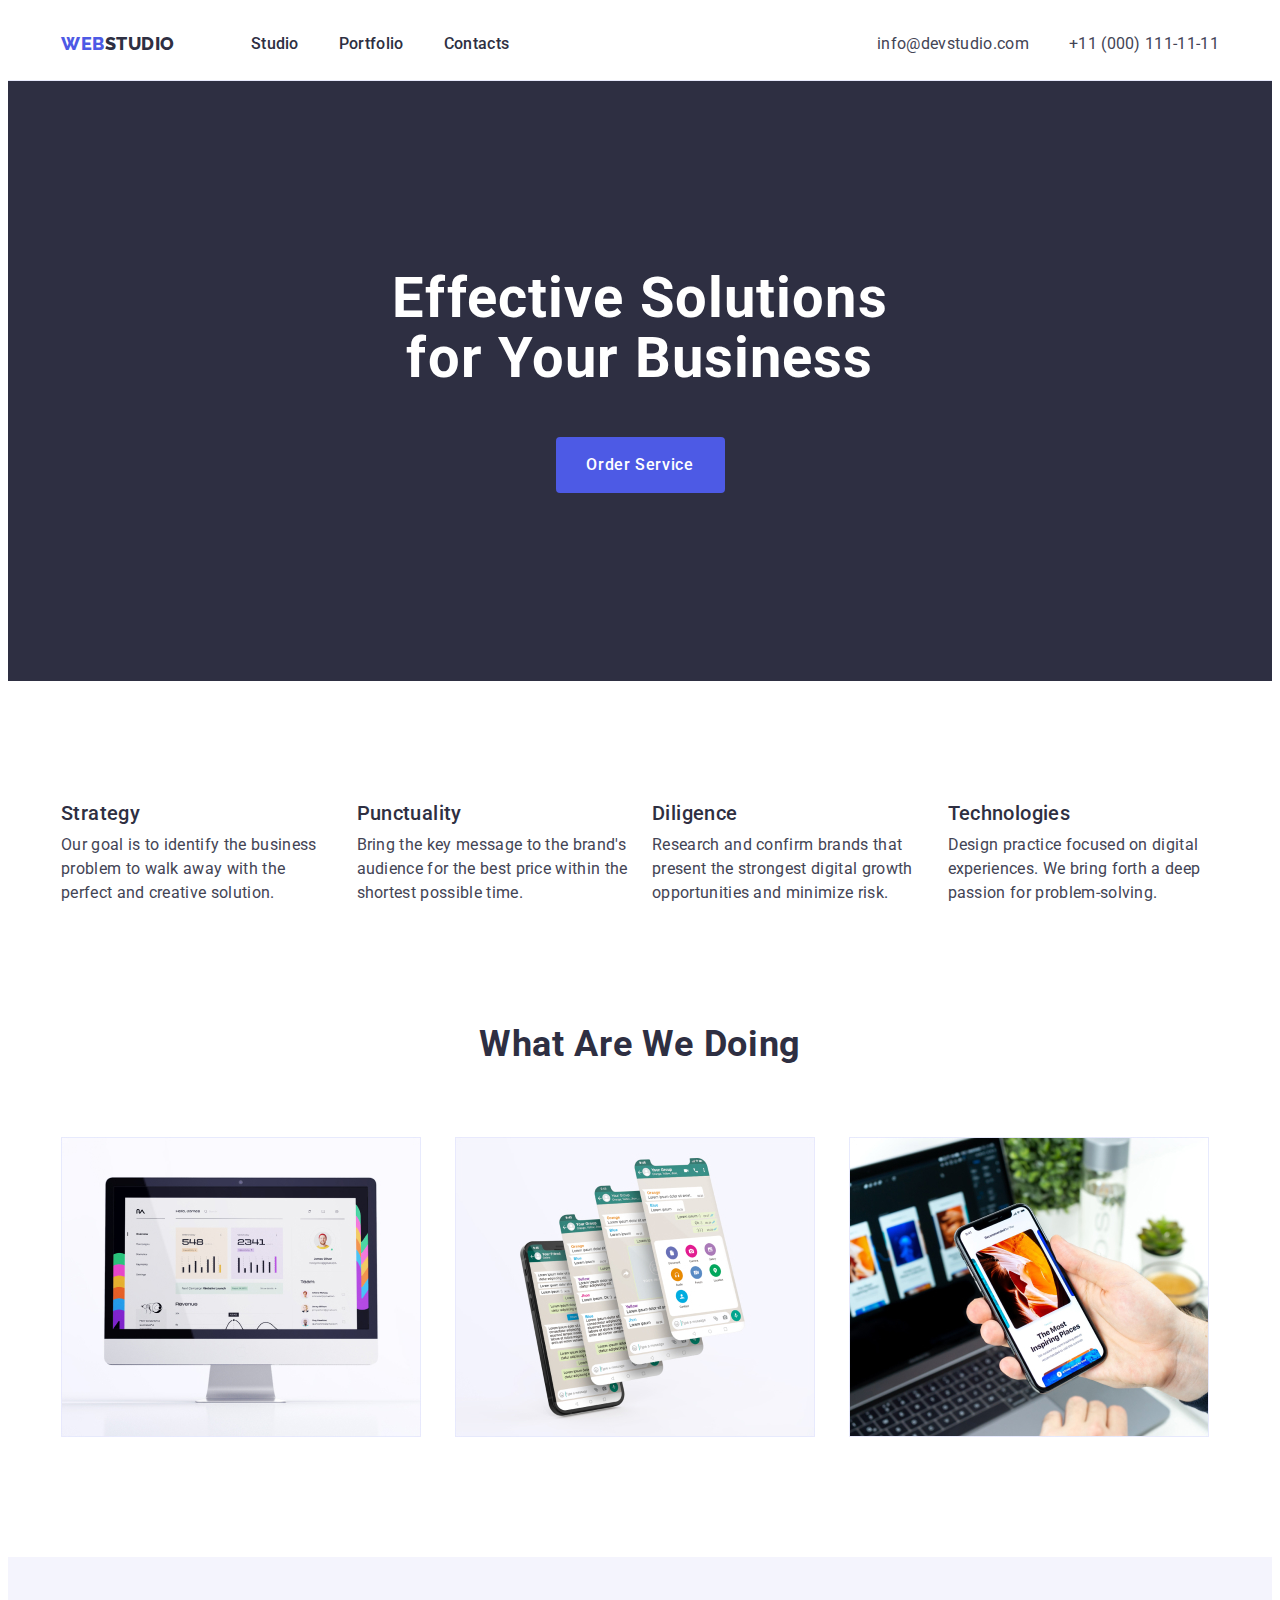
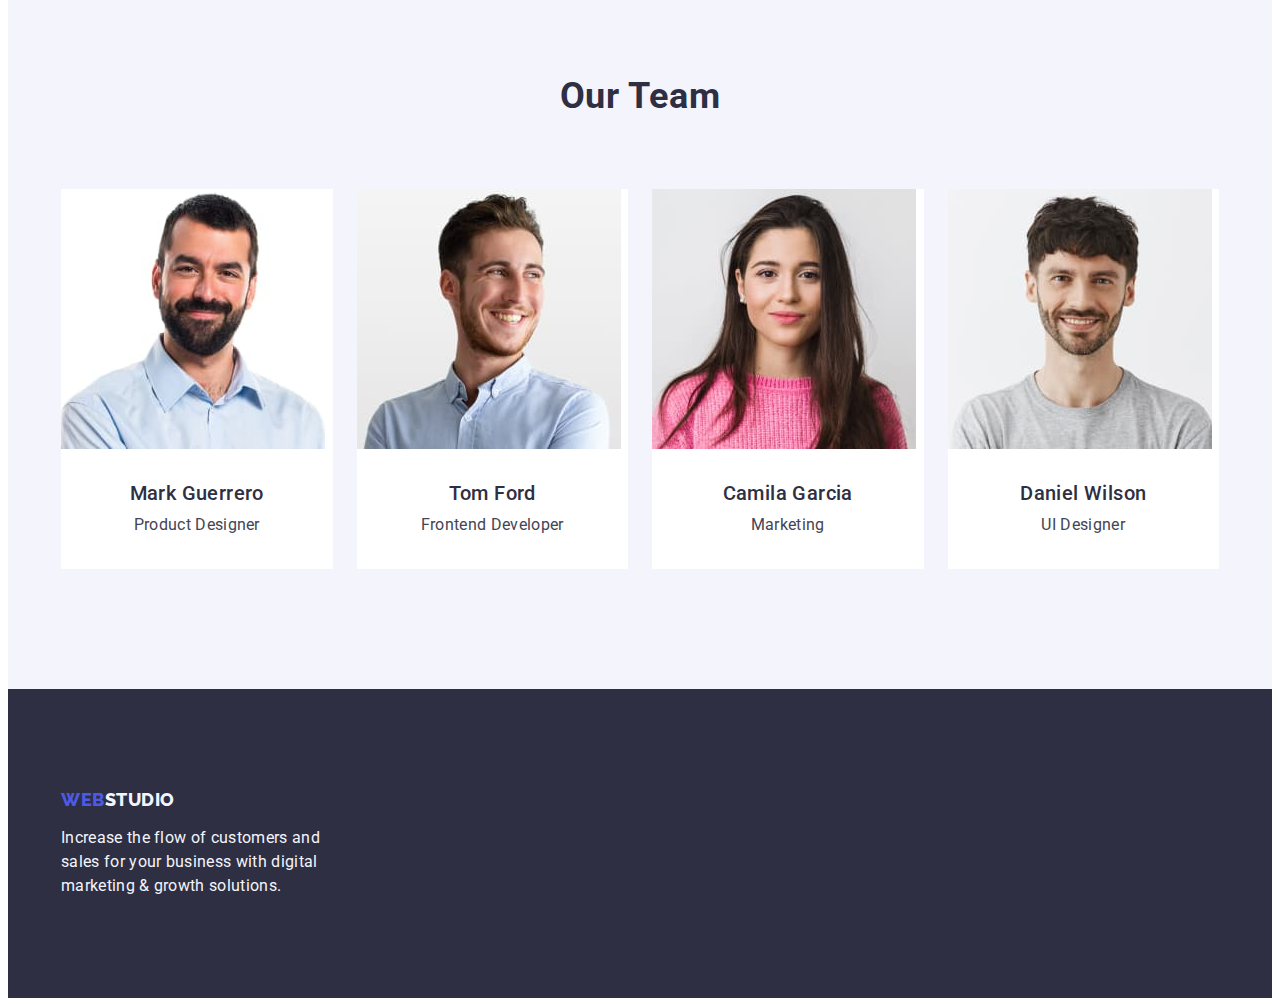
<file: index.html>
<!DOCTYPE html>
<html lang="en">
    <head>
        <meta charset="UTF-8"/>
        <link rel="preconnect" href="https://fonts.googleapis.com">
        <link rel="preconnect" href="https://fonts.gstatic.com" crossorigin>
        <link href="https://fonts.googleapis.com/css2?family=Raleway:wght@800&family=Roboto:wght@400;500;700;900&display=swap" rel="stylesheet">
        <link rel="stylesheet" href="https://cdnjs.cloudflare.com/ajax/libs/modern-normalize/2.0.0/modern-normalize.min.css" integrity="sha512-4xo8blKMVCiXpTaLzQSLSw3KFOVPWhm/TRtuPVc4WG6kUgjH6J03IBuG7JZPkcWMxJ5huwaBpOpnwYElP/m6wg==" crossorigin="anonymous" referrerpolicy="no-referrer" />
        <link rel="stylesheet" href="./css/styles.css" />
        <title>(WebStudio)</title>
    </head>
    <body>
        <header class="header">
            <div class="container header-container">
                <nav class="header-nav">
                <a href="./index.html" class="header-logo link">
                    Web<span class="header-logo-accent">Studio</span>
                </a>
                <ul class="header-menu list">
                    <li><a href="./index.html" class="header-list-item link">Studio</a></li>
                    <li><a href="./portfolio.html" class="header-list-item link">Portfolio</a></li>
                    <li><a href="" class="header-list-item link">Contacts</a></li>
                </ul>
            </nav>
                <address class="header-contacts">
                    <ul class="header-contacts-list list">
                   <li> 
                    <a href="mailto:info@devstudio.com" class="link">info@devstudio.com</a>
                </li>
                <li> 
                    <a href="tel:+110001111111" class="link">+11 (000) 111-11-11</a> 
                    </li>
            </ul>
            </address>
        </div>
        </header>
        <main>
        <section class="first-section">
            <div class="container">
            <h1 class="first-section-title">Effective Solutions for Your Business
        </h1>
    <button type="button" class="first-section-btn">Order Service</button>
</div>
        </section>

        <section class="company-benefits">
            <div class="container">
            <h2 class="visually-hidden">ww</h2>
            <ul class="list company-benefits-list">
                <li class="benefits-item">
                <h3 class="company-benefits-title">Strategy</h3>
            
            <p class="company-benefits-text">Our goal is to identify the business
                problem to walk away with the perfect and creative solution. </p>
                </li>
                <li class="benefits-item">
            <h3 class="company-benefits-title">Punctuality</h3>
            <p class="company-benefits-text">Bring the key message to the brand's audience for the best price within the shortest possible time.</p>
                </li>
                <li class="benefits-item">
            <h3 class="company-benefits-title">Diligence</h3>
            
            <p class="company-benefits-text">Research and confirm brands that present the strongest digital growth opportunities and minimize risk.</p>
                </li>
                <li class="benefits-item">
            <h3 class="company-benefits-title">Technologies</h3>
            <p class="company-benefits-text">Design practice focused on digital experiences. We bring forth a deep passion for problem-solving.</p>
                </li>
        </ul>
    </div>
        </section>

        <section class="company-activity">
            <div class="container">

        <h2 class="company-activity-title">What are we doing</h2>
        <ul class="list activity-image-list">
            <li class="activity-item">
        <img src="./images/first-logo.jpg" 
        alt="logo-icon1" 
        width="360" 
        height="300" 
        />
    </li>
    <li class="activity-item">
        <img src="./images/second-logo.jpg" 
        alt="logo-icon2" 
        width="360" 
        height="300" 
        />
    </li>
    <li class="activity-item">
        <img src="./images/third-logo.jpg" 
        alt="logo-icon3" 
        width="360" 
        height="300" 
        />
    </li>
    </ul>
    </div>
        </section>
        <section class="company-team">
            <div class="container">
            <h2 class="company-team-title-main">Our Team</h2>
            <ul class="list worker-list-image">
                <li class="worker">
        <img src="./images/Guerrero.jpg" 
        alt="Mark Guerrero" 
        width="264"
        height="260"
        />
        <div class="company-team-container">
        <h3 class="company-team-title">Mark Guerrero</h3>
        <p class="company-team-text">Product Designer</p>
    </div>
    </li>
    <li class="worker">
        <img src="./images/Ford.jpg" 
        alt="Tom Ford" 
        width="264" 
        height="260" 
        />
        <div class="company-team-container">
        <h3 class="company-team-title">Tom Ford</h3>
        <p class="company-team-text">Frontend Developer</p>
    </div>
    </li>
    <li class="worker">
        <img src="./images/Garcia.jpg" 
        alt="Camila Garcia" 
        width="264" 
        height="260" 
        />
        <div class="company-team-container">
        <h3 class="company-team-title">Camila Garcia</h3>
        <p class="company-team-text">Marketing</p>
    </div>
    </li>
    <li class="worker">
        <img src="./images/Wilson.jpg" 
        alt="Daniel Wilson" 
        width="264" 
        height="260" 
        />
        <div class="company-team-container">
        <h3 class="company-team-title">Daniel Wilson</h3>
        <p class="company-team-text">UI Designer</p>
    </div>
    </li>
    </ul>
</div>
</section>
    </main>
    <footer class="footer">
        <div class="container footer-container">
            <a href="./index.html" class="footer-logo link">
                Web<span class="footer-logo-accent">Studio</span>
            </a>
            <p class="footer-text">Increase the flow of customers and sales for your business with digital marketing & growth solutions.</p>
        </div>
        </footer>
    </body>
</html>
</file>
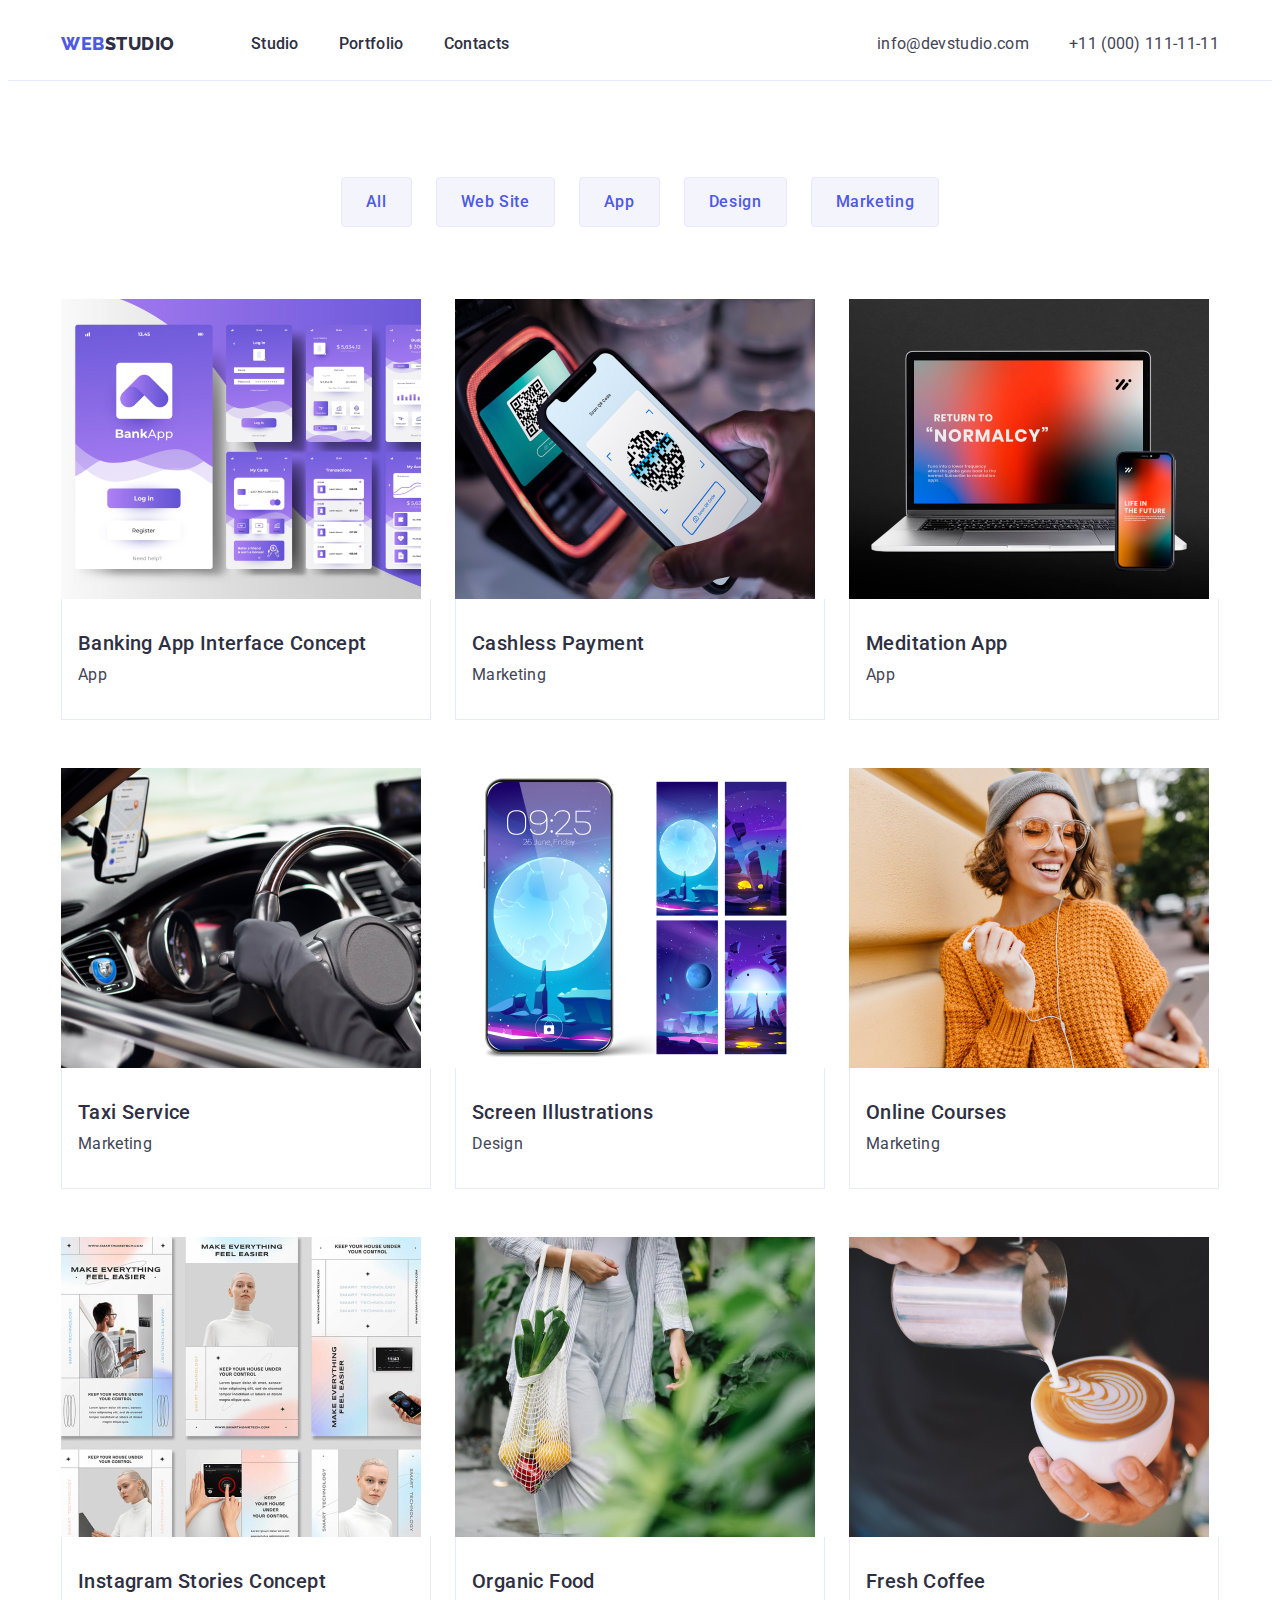
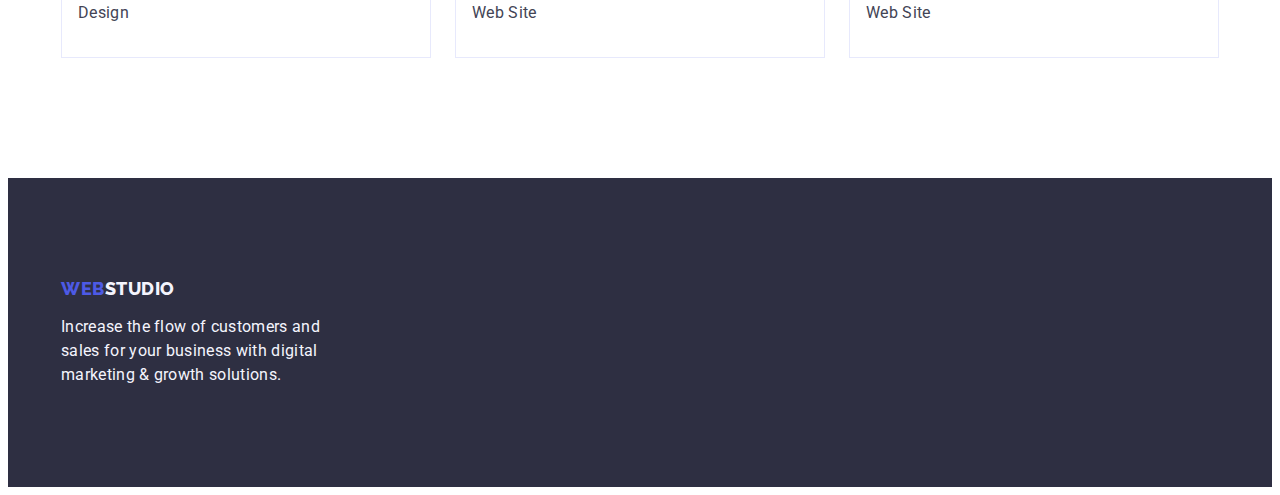
<file: portfolio.html>
<!DOCTYPE html>
<html lang="en">
<head>
    <meta charset="UTF-8">
    <meta name="viewport" content="width=device-width, initial-scale=1.0">
    <title>Portfolio</title>
    <link rel="preconnect" href="https://fonts.googleapis.com">
    <link rel="preconnect" href="https://fonts.gstatic.com" crossorigin>
    <link href="https://fonts.googleapis.com/css2?family=Raleway:wght@800&family=Roboto:wght@400;500;700;900&display=swap" rel="stylesheet">
    <link rel="stylesheet" href="https://cdnjs.cloudflare.com/ajax/libs/modern-normalize/2.0.0/modern-normalize.min.css" integrity="sha512-4xo8blKMVCiXpTaLzQSLSw3KFOVPWhm/TRtuPVc4WG6kUgjH6J03IBuG7JZPkcWMxJ5huwaBpOpnwYElP/m6wg==" crossorigin="anonymous" referrerpolicy="no-referrer" />
    <link rel="stylesheet" href="./css/styles.css" />
</head>
<body>
    <header class="header">
        <div class="container header-container">
            <nav class="header-nav">
            <a href="./index.html" class="header-logo link">
                Web<span class="header-logo-accent">Studio</span>
            </a>
            <ul class="header-menu list">
                <li><a href="./index.html" class="header-list-item link">Studio</a></li>
                <li><a href="./portfolio.html" class="header-list-item link">Portfolio</a></li>
                <li><a href="" class="header-list-item link">Contacts</a></li>
            </ul>
        </nav>
            <address class="header-contacts">
                <ul class="header-contacts-list list">
               <li> 
                <a href="mailto:info@devstudio.com" class="link">info@devstudio.com</a>
            </li>
            <li> 
                <a href="tel:+110001111111" class="link">+11 (000) 111-11-11</a> 
                </li>
        </ul>
        </address>
    </div>
    </header>
    <main>
        <section class="portfolio-section">
            <div class="container">
            <h1 class="visually-hidden">title</h1>
            <ul class="list btn-list">
            <li>
                <button type="button" class="btn">All</button>
            </li>
            <li>
                <button type="button" class="btn">Web Site</button>
            </li>
            <li>
                <button type="button" class="btn">App</button>
            </li>
            <li>
                <button type="button" class="btn">Design</button>
            </li>
            <li>
                <button type="button" class="btn">Marketing</button>
            </li>
        </ul>
        <ul class="list portfolio-list-img">

            <li class="portfolio-li">
             <a href="" class="link">
            <img src="./images/banking.jpg"
            alt="banking logo"
            width="360"
            height="300"
            />
            <div class="portfolio-div-container">
            <h2 class="portfolio-section-title">Banking App Interface Concept</h2>
            <p class="portfolio-section-text">App</p>
        </div>
        </a>
        </li>
            <li class="portfolio-li">
            <a href="" class="link"><img src="./images/cashless.jpg"
            alt="cashless logo"
            width="360"
            height="300"
            />
            <div class="portfolio-div-container">
            <h2 class="portfolio-section-title">Cashless Payment</h2>
            <p class="portfolio-section-text">Marketing</p>
        </div>
        </a> 
        </li>
        <li class="portfolio-li">
            <a href="" class="link">
            <img src="./images/meditation.jpg"
            alt="meditation logo"
            width="360"
            height="300"
            />
            <div class="portfolio-div-container">
            <h2 class="portfolio-section-title">Meditation App</h2>
            <p class="portfolio-section-text">App</p>
        </div>
        </a>
        </li>
        <li class="portfolio-li">
            <a href="" class="link">
            <img src="./images/taxi.jpg"
            alt="taxi logo"
            width="360"
            height="300"
            />
            <div class="portfolio-div-container">
            <h2 class="portfolio-section-title">Taxi Service</h2>
            <p class="portfolio-section-text">Marketing</p>
        </div>
        </a>
        </li>
        <li class="portfolio-li">
            <a href="" class="link">
            <img src="./images/screenjpg.jpg"
            alt="screen logo"
            width="360"
            height="300"
            /> <div class="portfolio-div-container">
            <h2 class="portfolio-section-title">Screen Illustrations</h2>
            <p class="portfolio-section-text">Design</p>
            </div>
        </a>
        </li>
        <li class="portfolio-li">
            <a href="" class="link">
            <img src="./images/online.jpg"
            alt="online logo"
            width="360"
            height="300"
            /> <div class="portfolio-div-container">
            <h2 class="portfolio-section-title">Online Courses</h2>
            <p class="portfolio-section-text">Marketing</p>
            </div>
        </a>
        </li>
        <li class="portfolio-li">
            <a href="" class="link">
            <img src="./images/insta.jpg"
            alt="insta logo"
            width="360"
            height="300"
            /> <div class="portfolio-div-container">
            <h2 class="portfolio-section-title">Instagram Stories Concept</h2>
            <p class="portfolio-section-text">Design</p>
            </div>
        </a>
        </li>
        <li class="portfolio-li">
            <a href="" class="link">
            <img src="./images/organic.jpg"
            alt="organic-logo"
            width="360"
            height="300"
            /> <div class="portfolio-div-container">
            <h2 class="portfolio-section-title">Organic Food</h2>
            <p class="portfolio-section-text">Web Site</p>
            </div>
        </a>
        </li>
        <li class="portfolio-li">
            <a href="" class="link">
            <img src="./images/fresh.jpg"
            alt="fresh-logo"
            width="360"
            height="300"
            /> <div class="portfolio-div-container">
            <h2 class="portfolio-section-title">Fresh Coffee</h2>
            <p class="portfolio-section-text">Web Site</p>
            </div>
        </a>
        </li>
        </ul>
    </div>
        </section>
    </main>
    <footer class="footer">
        <div class="container">
        <a href="./index.html" class="footer-logo link">
            Web<span class="footer-logo-accent">Studio</span>
        </a>
        <p class="footer-text">Increase the flow of customers and<br> sales for your business with digital<br> marketing & growth solutions.</p>
    </div>
    </footer>
</body>
</html>
</file>
<file: css/styles.css>
body {
    font-family: 'Roboto', sans-serif;
    color: #434455;
    background-color: var(--white-color);
    }
    p, h1, h2, h3, h4, h5, h6 {
        margin: 0;
    }
    ul {
        padding: 0;
    }
    .container {
        width: 100%;
        max-width: 1158px;
        padding-left: 15px;
        padding-right: 15px;
        margin: 0 auto;
    }
:root {
    --accent-color: #4D5AE5;
    --white-color: #FFFFFF;
}
.link {
    text-decoration: none;
    color:#434455;
}
.link:hover, .link:focus {
    color:#404bbf;
}

.header {
    border-bottom: 1px solid #e7e9fc;
}
.header-logo {
    color: var(--accent-color);
    text-transform: uppercase;
    font-family: "Raleway",sans-serif;
    font-size: 18px;
    font-weight: 800;
    line-height: 1.17;
    letter-spacing: 0.03em;
    text-decoration: none;
    margin-right: 76px; 
}
.header-logo-accent {
    color: #2E2F42;
}
.header-container {
    display: flex;
    align-items: center;
}
.header-nav {
    display: flex;
    align-items: center;
    padding-top: 24px;
    padding-bottom: 24px;
}
.header-menu {
    display: flex;
    gap: 40px;
    align-items: center;
}
.header-list-item {
    font-size: 16px;
    font-weight: 500;
    line-height: 1.5;
    letter-spacing: 0.02em;
    color: #2e2f42;
    padding-top: 24px;
    padding-bottom: 24px;
}
.header-contacts {
    font-size: 16px;
    font-weight: 400;
    line-height: 1.5;
    letter-spacing: 0.02em;
    font-style: normal;
    margin-left: auto;
}
.header-contacts-list {
    display: flex;
    gap: 40px;
}
.list {
    list-style: none;
    margin: 0;
}
.first-section {
    background-color: #2E2F42;
    text-align: center;
    padding: 188px 0;
}
.first-section-title{
    font-size: 56px;
    font-weight: 700;
    line-height: 1.07;
    letter-spacing: 0.02em;
    color: #ffffff;
    max-width: 496px; 
    display: block;
    margin: 0 auto;
    margin-bottom: 48px;
}
.first-section-btn {
    color: var(--white-color);
    background-color: var(--accent-color);
    font-family: "Roboto", sans-serif;
    font-size: 16px;
    font-weight: 500;
    line-height: 1.5;
    letter-spacing: 0.04em;
    cursor: pointer;
    display: block;
    margin: 0 auto;
    min-width: 169px;
    height: 56px;
    border: none;
    border-radius: 4px; 
}
.first-section-btn:hover, .first-section-btn:focus {
    background-color: #404BBF;
}
.company-benefits {
    padding-top: 120px; 
    padding-bottom: 120px;
}
.company-benefits-list {
    display: flex;
    gap: 24px;
}
.benefits-item {
    width: calc((100% - 72px)/4);
}
.company-benefits-title {
    font-size: 20px;
    font-weight: 500;
    line-height: 1.2;
    letter-spacing: 0.02em;
    color: #2e2f42;
    margin-bottom: 8px;
}

.company-benefits-text {
    font-size: 16px;
    line-height: 1.5;
    letter-spacing: 0.02em;
    color: #434455;
}
.company-activity {
    text-transform: capitalize;
    padding-bottom: 120px;
}
.company-activity-title {
    font-size: 36px;
    font-weight: 700;
    line-height: 1.11;
    letter-spacing: 0.02em;
    color: #2e2f42;
    text-align: center;
    margin-bottom: 72px;
}
.activity-image-list {
    display: flex;
    gap: 24px;
}
.activity-item {
    width: calc((100% - 48px)/3);
}
.company-team {
    background-color: #F4F4FD;
    padding: 120px 0;
}

.worker {
    background-color: #FFFFFF;
    width: calc((100% - 72px)/4);
    border-radius: 0px 0px 4px 4px;
}
.company-team-title-main {
    font-size: 36px;
    font-weight: 700;
    line-height: 1.11;
    letter-spacing: 0.02em;
    text-transform: capitalize;
    color:#2e2f42;
    text-align: center;
    margin-bottom: 72px;
}
.worker-list-image {
    display: flex;
    gap: 24px;
}
.company-team-title {
    font-size: 20px;
    font-weight: 500;
    line-height: 1.2;
    letter-spacing: 0.02em;
    color:#2e2f42;
    margin-bottom: 8px;
}
.company-team-text {
    font-size: 16px;
    font-weight: 400;
    line-height: 1.5;
    letter-spacing: 0.02em;
    color:#434455;
}
.company-team-container {
    background-color: var(--white-color);
    text-align: center;
    padding-top: 32px; 
    padding-bottom: 32px; 
    padding-left: 16px; 
    padding-right: 16px;
}
.footer {
    background-color: #2E2F42;
    padding: 100px 0;
}
.footer-logo {
    font-family: "Raleway", sans-serif;
    font-size: 18px;
    font-weight: 800;
    line-height: 1.17;
    letter-spacing: 0.03em;
    color: var(--accent-color);
    text-transform: uppercase;
    display: inline-block;
    margin-bottom: 16px;
}
.footer-logo-accent{
    color: #F4F4FD;
}
.footer-text {
    font-size: 16px;
    font-weight: 400;
    line-height: 1.5;
    letter-spacing: 0.02em;
    color:#F4F4FD;
    max-width: 264px;
}
.portfolio-section {
    padding-top: 96px;
    padding-bottom: 120px; 
}
.btn {
    font-family: "Roboto", sans-serif;
    font-size: 16px;
    font-weight: 500;
    line-height: 1.5;
    letter-spacing: 0.04em;
    color: var(--accent-color);
    cursor: pointer;
    background-color: #F4F4FD;
    border-radius: 4px;
    border: 1px solid #e7e9fc;
    padding-top: 12px;
    padding-right: 24px;
    padding-bottom: 12px;
    padding-left: 24px;
}
.btn-list{
    display: flex;
    justify-content: center;
    gap: 24px;
    margin-bottom: 72px;
} 
.btn:hover, .btn:focus {
    color: #FFFFFF;
    background-color: #404BBF;
    border: 1px solid transparent;
}
.portfolio-list-img {
    display:flex;
    flex-wrap: wrap;
    column-gap: 24px;
    row-gap: 48px;
}
.portfolio-li {
    width: calc((100% - 48px) / 3);
}
.portfolio-div-container {
    border: 1px solid #e7e9fc;
    padding: 32px 16px;
    border-top: none;
}
.portfolio-section-title {
    font-size: 20px;
    font-weight: 500;
    line-height: 1.2;
    letter-spacing: 0.02em;
    color: #2E2F42;
    margin-bottom: 8px;
}
.portfolio-section-text {
    font-size: 16px;
    font-weight: 400;
    line-height: 1.5;
    letter-spacing: 0.02em;
    color: #434455;
}
img {
    display: block;
}
.visually-hidden {
    position: absolute;
    width: 1px;
    height: 1px;
    margin: -1px;
    border: 0;
    padding: 0;
    white-space: nowrap;
    clip-path: inset(100%);
    clip: rect(0 0 0 0);
    overflow: hidden;
    }
</file>
